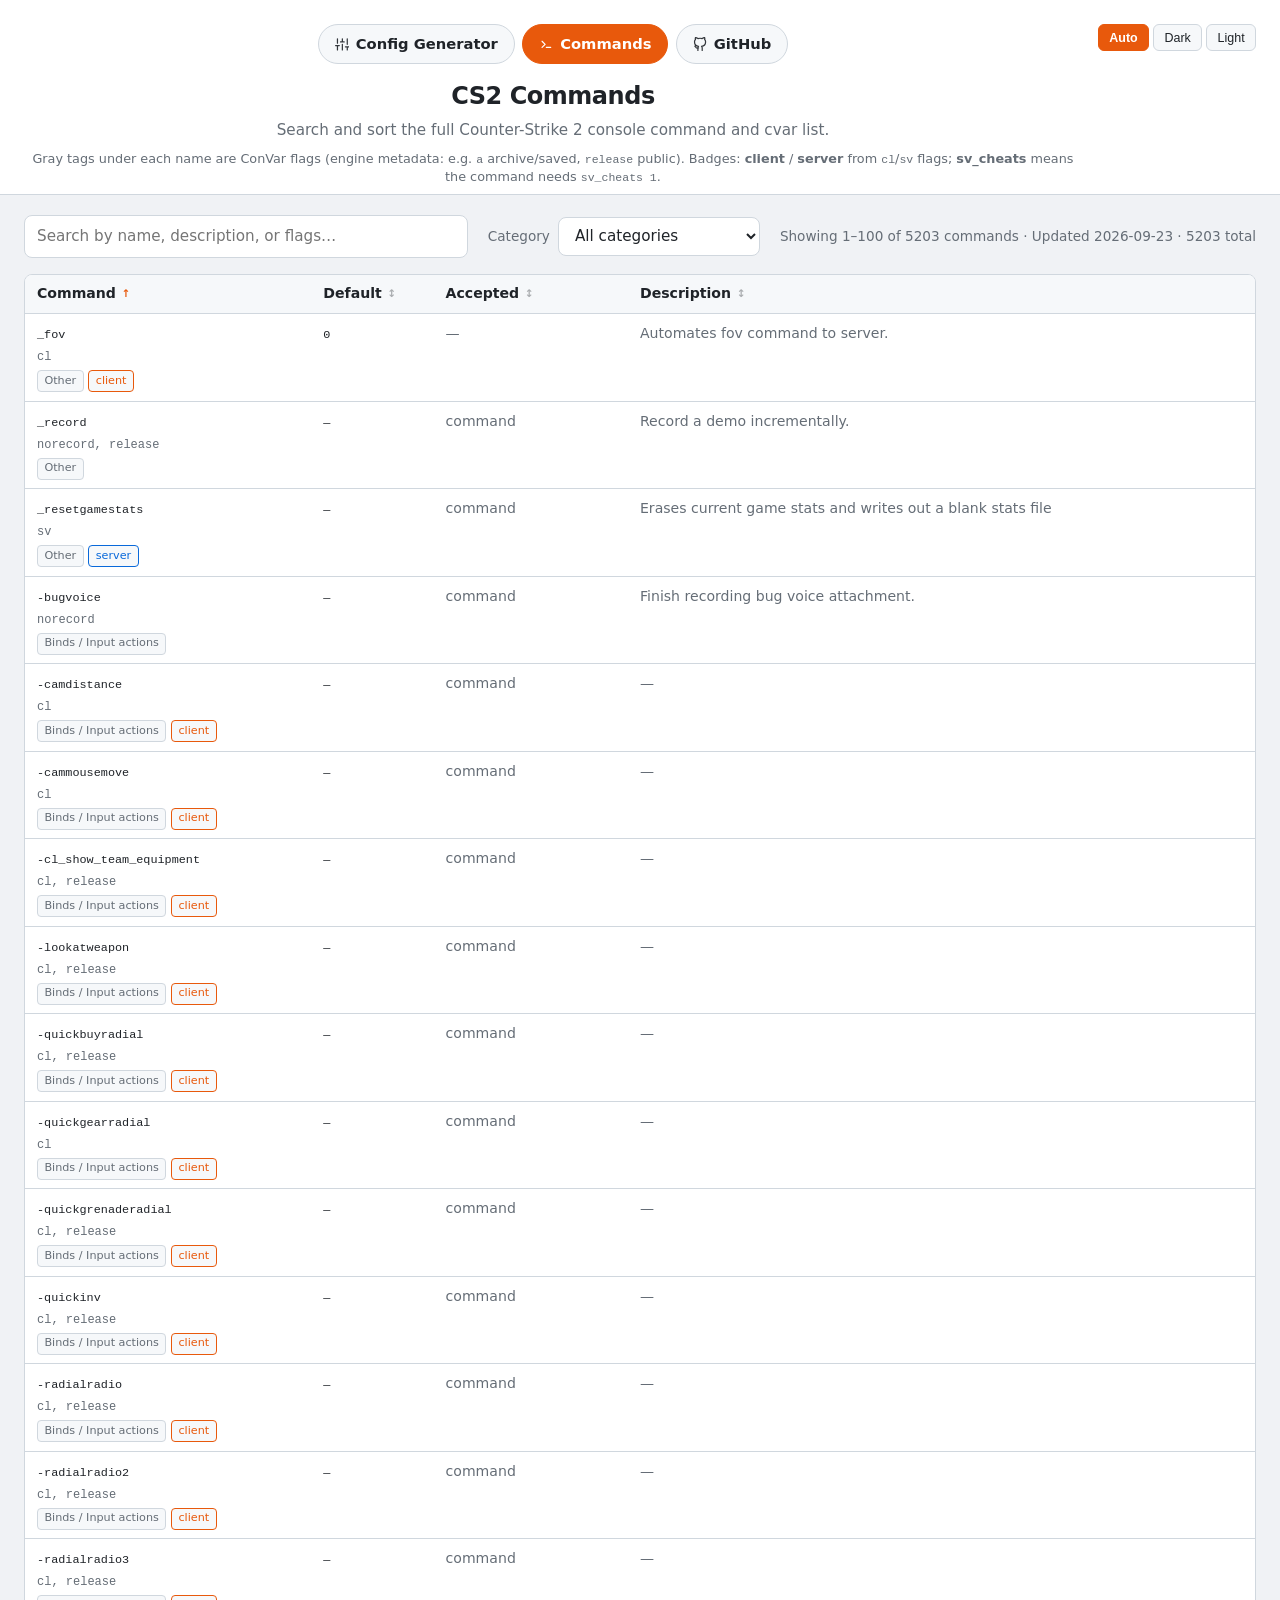
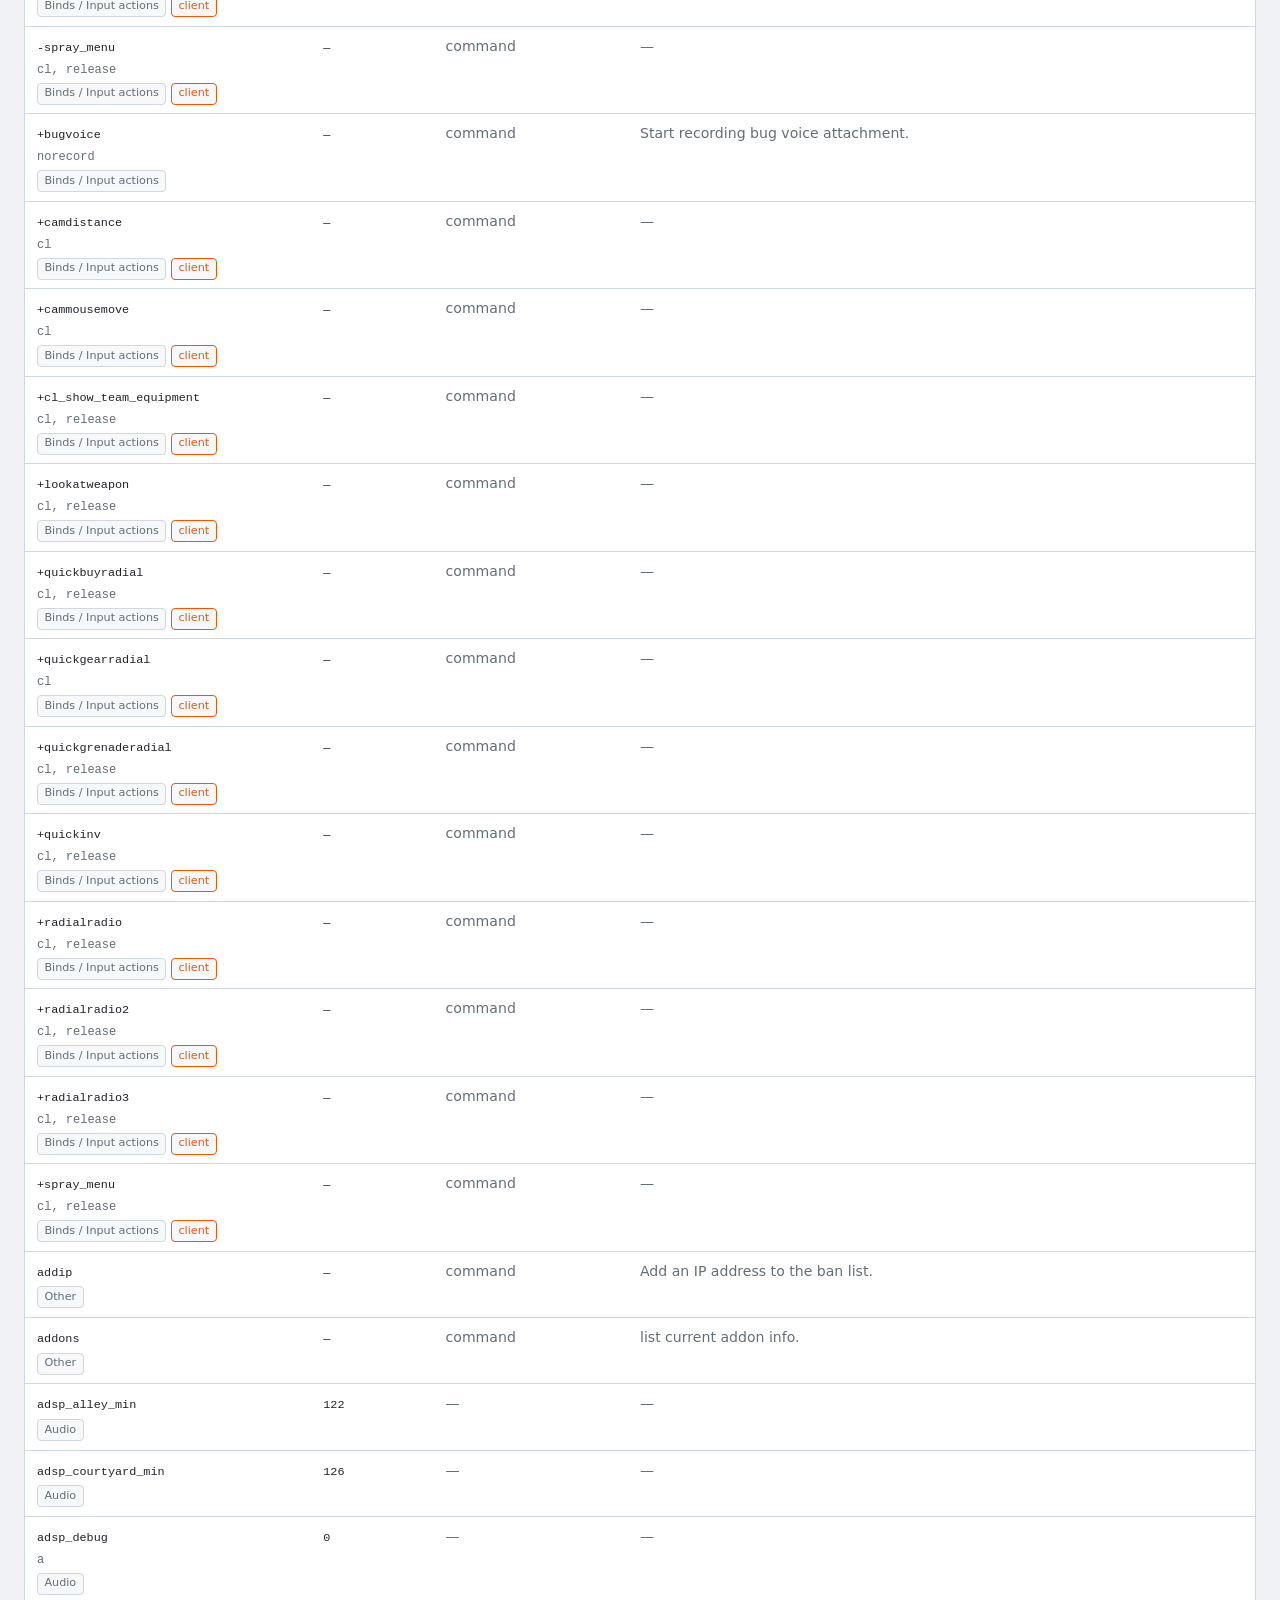
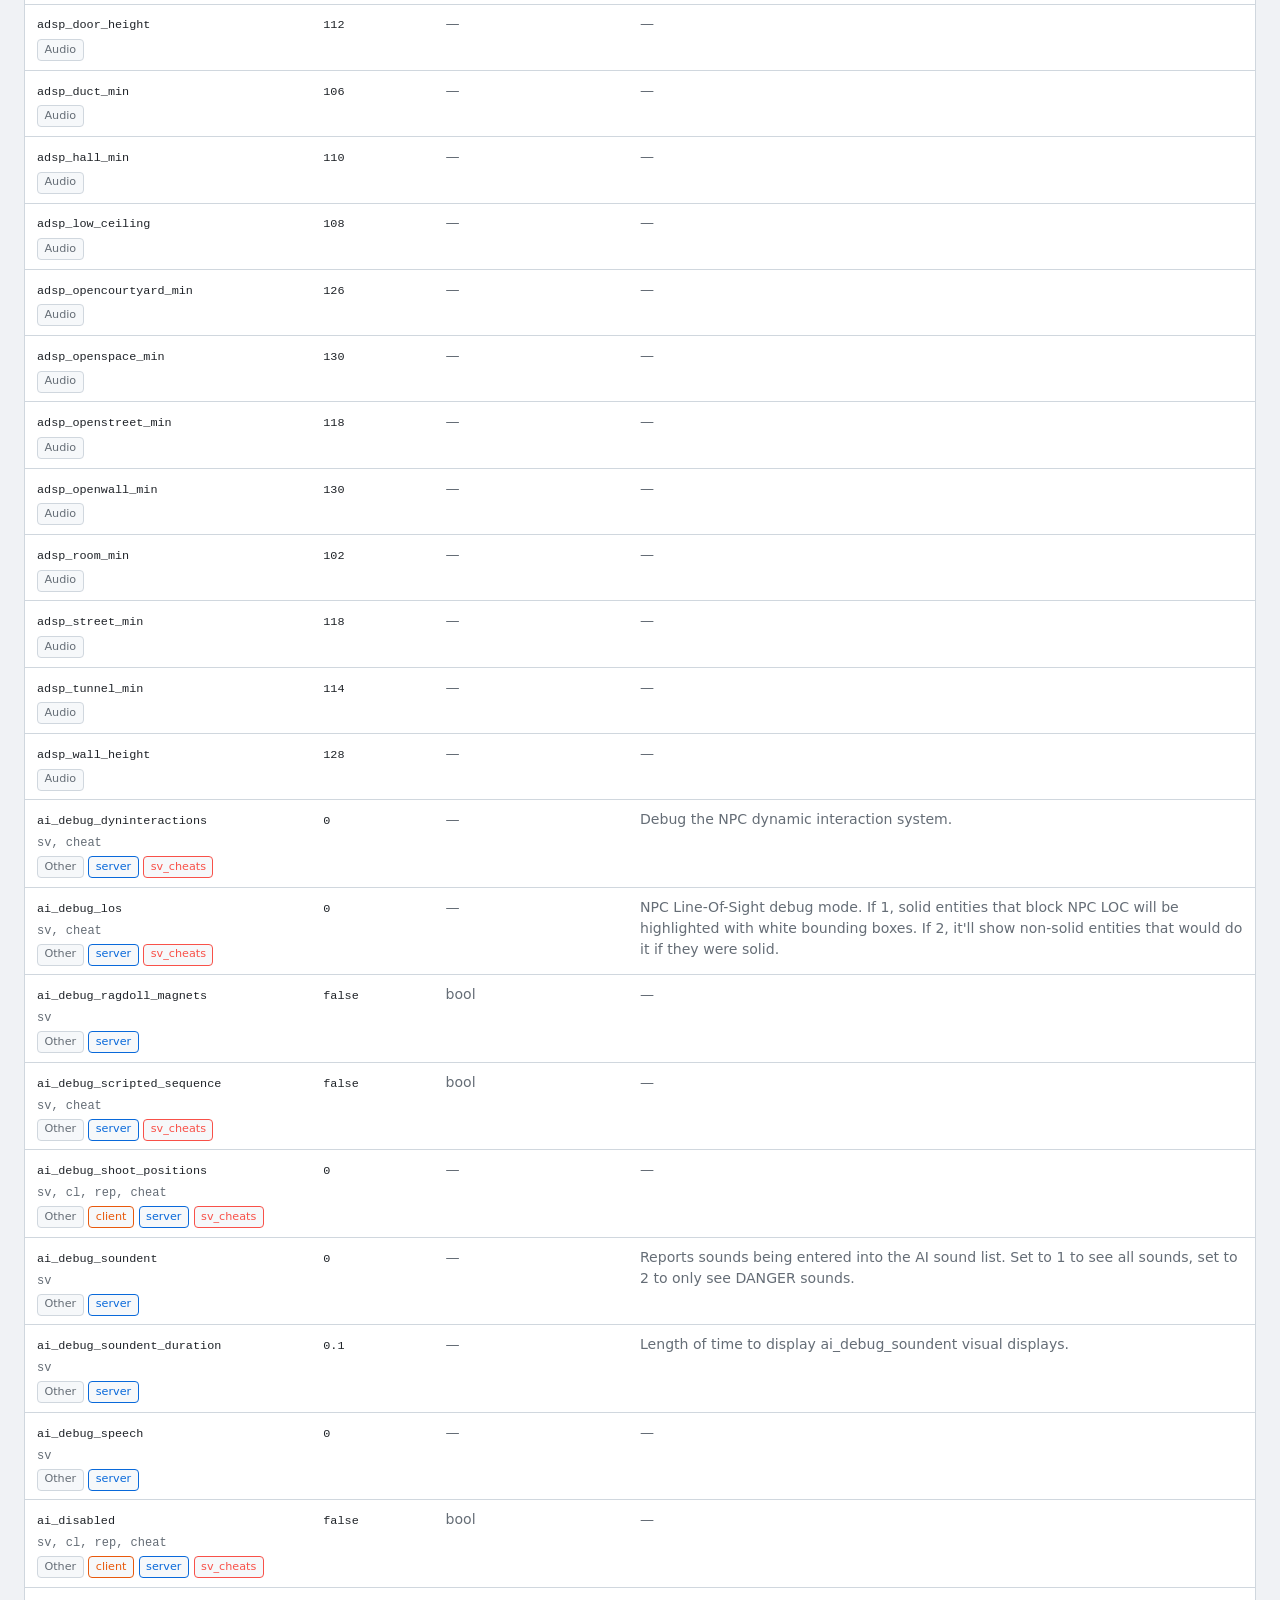
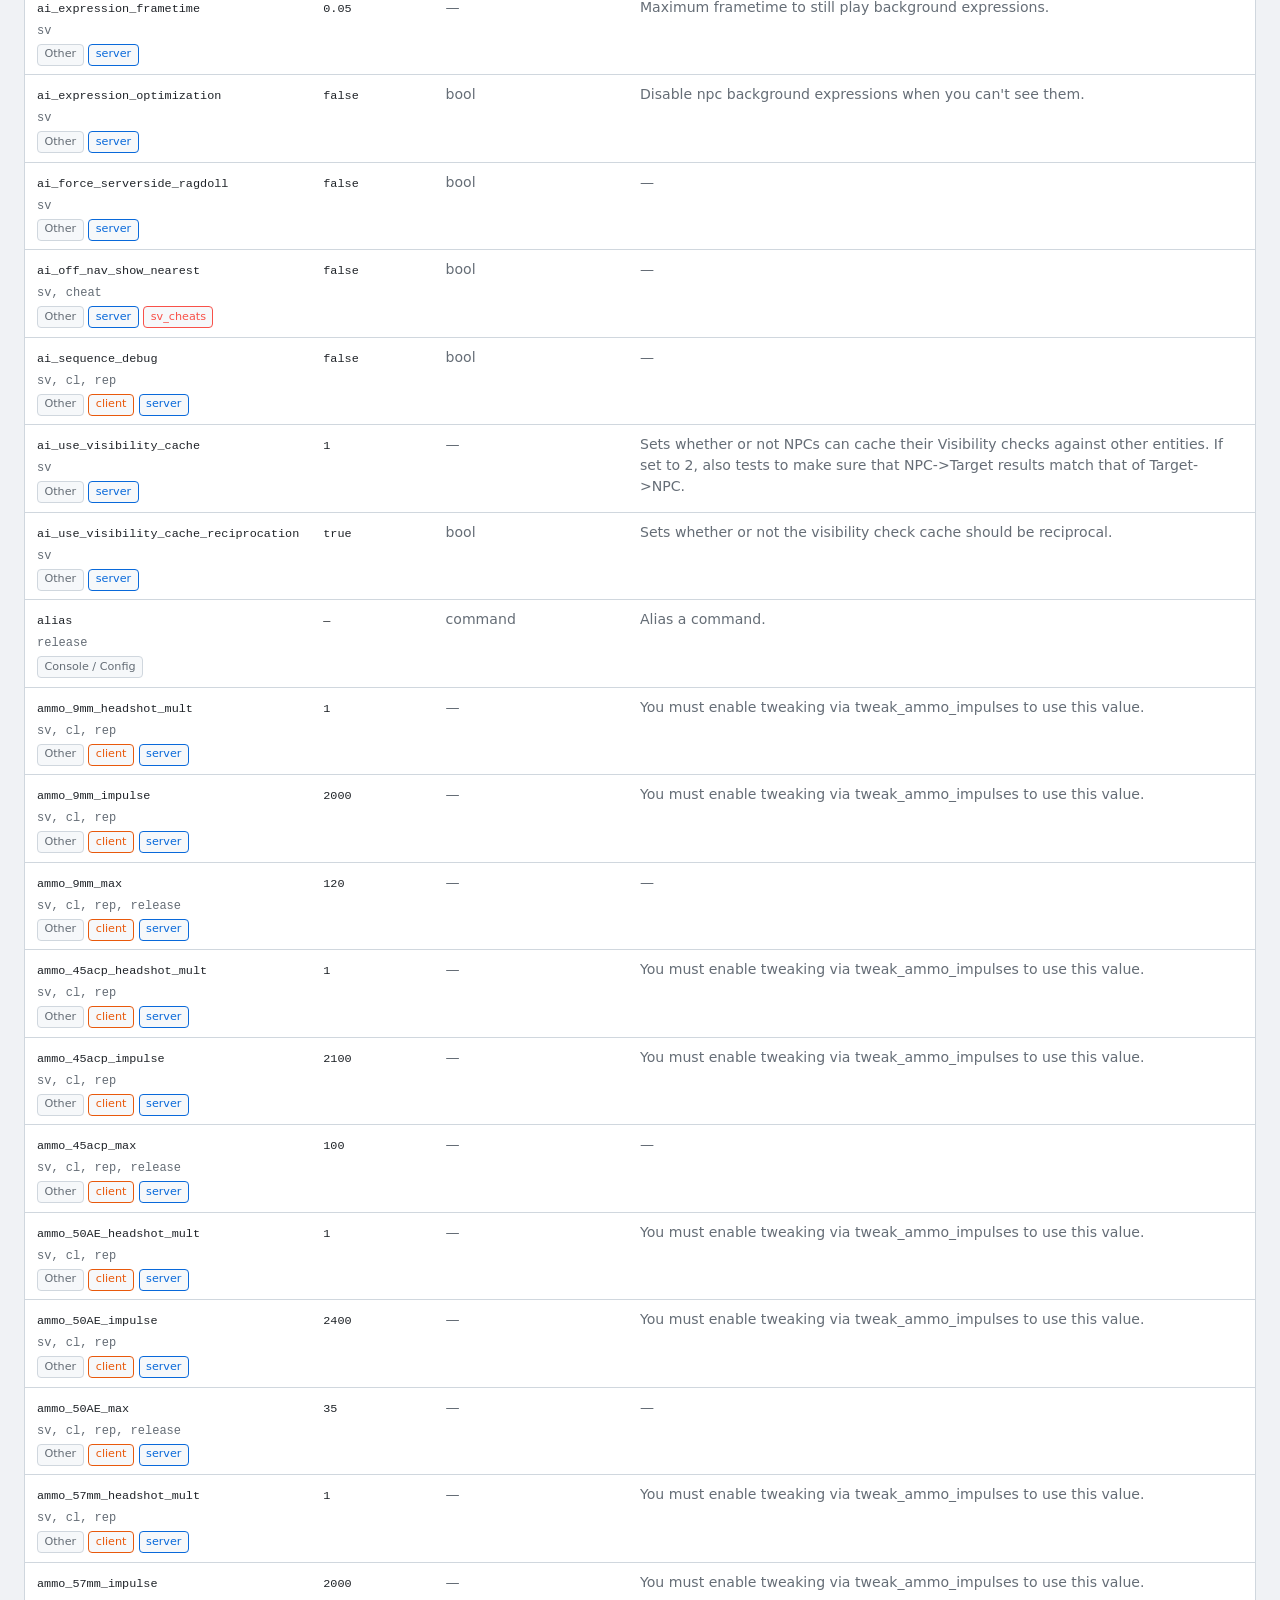
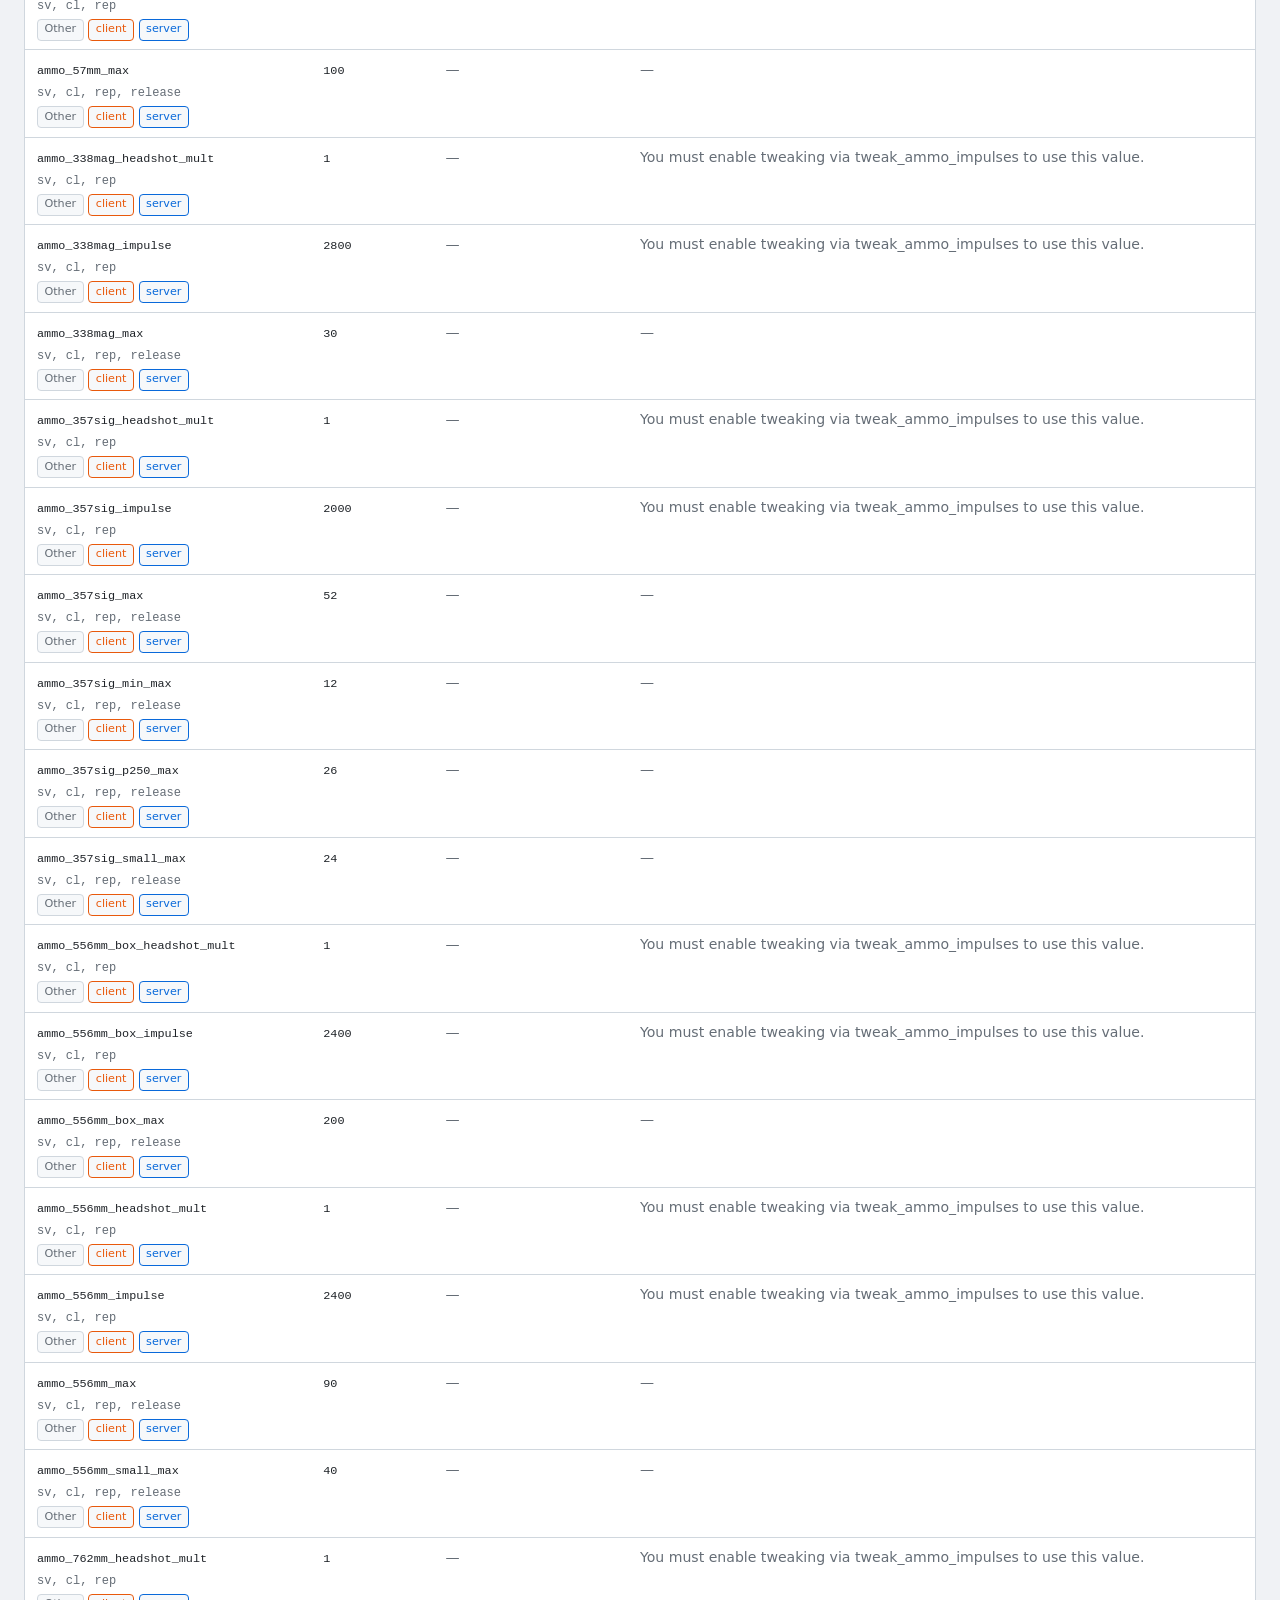
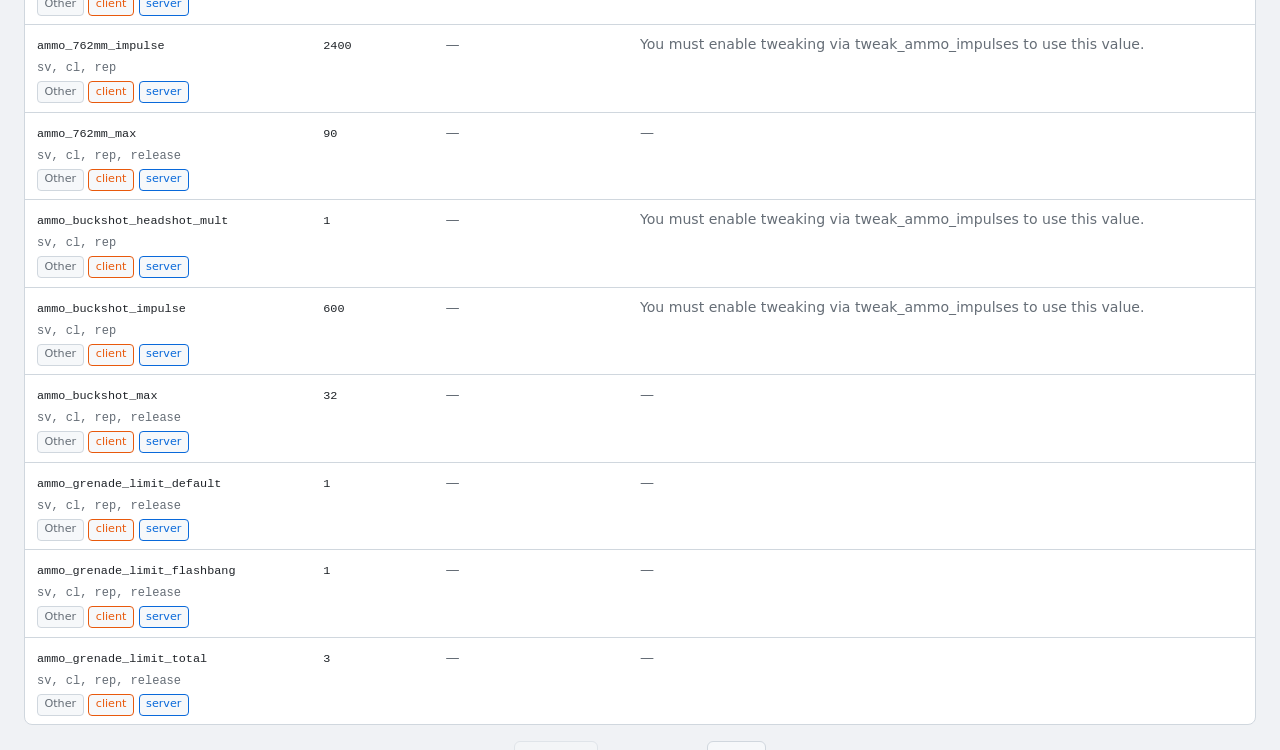
<file: commands.html>
<!DOCTYPE html>
<html lang="en">
<head>
  <meta charset="UTF-8">
  <meta name="viewport" content="width=device-width, initial-scale=1">
  <title>CS2 Commands — Config Generator</title>
  <meta name="description" content="Searchable, sortable list of Counter-Strike 2 console commands and cvars with defaults and accepted values.">
  <meta name="theme-color" content="#0d1117">
  <link rel="icon" href="data:image/svg+xml,%3Csvg xmlns='http://www.w3.org/2000/svg' viewBox='0 0 32 32'%3E%3Crect width='32' height='32' fill='%230d1117'/%3E%3Crect x='14' y='4' width='4' height='24' fill='%23f97316'/%3E%3Crect x='4' y='14' width='24' height='4' fill='%23f97316'/%3E%3C/svg%3E">
  <link rel="stylesheet" href="css/style.css">
  <script>
    (function () {
      try {
        const keys = ['cs2-config-state', 'cs2-crosshair-state'];
        for (const key of keys) {
          const raw = localStorage.getItem(key);
          if (!raw) continue;
          const parsed = JSON.parse(raw);
          if (parsed.theme === 'light' || parsed.theme === 'dark') {
            document.documentElement.dataset.theme = parsed.theme;
            break;
          }
        }
      } catch {
        // ignore invalid storage
      }
    })();
  </script>
</head>
<body class="commands-page">
  <a class="skip-link" href="#commands-main">Skip to commands</a>

  <header class="site-header">
    <div class="site-header-inner">
      <div class="site-header-text">
        <nav class="site-nav" aria-label="Site">
          <a href="index.html" data-icon="generator">Config Generator</a>
          <a href="commands.html" data-icon="commands" aria-current="page">Commands</a>
          <a href="https://github.com/Darknetzz/cs2-config-generator" data-icon="github" target="_blank" rel="noopener noreferrer">GitHub</a>
        </nav>
        <h1>CS2 Commands</h1>
        <p class="subtitle">Search and sort the full Counter-Strike 2 console command and cvar list.</p>
        <p class="commands-legend">Gray tags under each name are ConVar flags (engine metadata: e.g. <code>a</code> archive/saved, <code>release</code> public). Badges: <strong>client</strong> / <strong>server</strong> from <code>cl</code>/<code>sv</code> flags; <strong>sv_cheats</strong> means the command needs <code>sv_cheats 1</code>.</p>
      </div>
      <div id="theme-toggle" class="theme-toggle" role="group" aria-label="Color theme">
        <button type="button" class="theme-btn" data-theme="system" aria-pressed="true">Auto</button>
        <button type="button" class="theme-btn" data-theme="dark" aria-pressed="false">Dark</button>
        <button type="button" class="theme-btn" data-theme="light" aria-pressed="false">Light</button>
      </div>
    </div>
  </header>

  <main id="commands-main" class="commands-browser">
    <div class="commands-toolbar">
      <label class="commands-search-label" for="commands-search">
        <span class="sr-only">Search commands</span>
        <input
          type="search"
          id="commands-search"
          class="commands-search"
          placeholder="Search by name, description, or flags…"
          autocomplete="off"
          spellcheck="false"
          aria-label="Search commands"
        >
      </label>
      <label class="commands-category-label" for="commands-category">
        <span class="commands-filter-label">Category</span>
        <select id="commands-category" class="commands-category" aria-label="Filter by category">
          <option value="">All categories</option>
        </select>
      </label>
      <p id="commands-meta" class="commands-meta" aria-live="polite">Loading commands…</p>
    </div>

    <div id="commands-error" class="commands-error" hidden role="alert"></div>

    <div class="commands-table-wrap">
      <table class="commands-table" id="commands-table">
        <thead>
          <tr>
            <th scope="col" aria-sort="ascending">
              <button type="button" class="sort-btn" data-sort="name">Command</button>
            </th>
            <th scope="col" aria-sort="none">
              <button type="button" class="sort-btn" data-sort="default">Default</button>
            </th>
            <th scope="col" aria-sort="none">
              <button type="button" class="sort-btn" data-sort="accepted">Accepted</button>
            </th>
            <th scope="col" aria-sort="none">
              <button type="button" class="sort-btn" data-sort="description">Description</button>
            </th>
          </tr>
        </thead>
        <tbody id="commands-tbody"></tbody>
      </table>
    </div>

    <div class="commands-pagination" id="commands-pagination" hidden>
      <button type="button" class="btn btn-ghost btn-compact" id="commands-prev" disabled>Previous</button>
      <span id="commands-page-label" class="commands-page-label" aria-live="polite"></span>
      <button type="button" class="btn btn-ghost btn-compact" id="commands-next" disabled>Next</button>
    </div>
  </main>

  <script src="js/icons.js"></script>
  <script src="js/commands-page.js"></script>
</body>
</html>
</file>
<file: css/style.css>
:root {
  color-scheme: dark;
  --bg: #0d1117;
  --surface: #161b22;
  --surface-raised: #1c2129;
  --border: #30363d;
  --text: #e6edf3;
  --muted: #8b949e;
  --accent: #f97316;
  --accent-hover: #fb923c;
  --accent-text: #0d1117;
  --danger: #f85149;
  --radius: 8px;
  --shadow: 0 4px 24px rgba(0, 0, 0, 0.35);
  --font: system-ui, -apple-system, 'Segoe UI', Roboto, sans-serif;
  --mono: ui-monospace, 'Cascadia Code', 'Source Code Pro', monospace;
  --tok-num: #79c0ff;
  --tok-str: #a5d6a7;
}

:root[data-theme="light"] {
  color-scheme: light;
  --bg: #f0f2f5;
  --surface: #ffffff;
  --surface-raised: #f6f8fa;
  --border: #d0d7de;
  --text: #1f2328;
  --muted: #656d76;
  --accent: #e8590c;
  --accent-hover: #d9480f;
  --accent-text: #ffffff;
  --shadow: 0 4px 16px rgba(0, 0, 0, 0.08);
  --tok-num: #0550ae;
  --tok-str: #116329;
}

@media (prefers-color-scheme: light) {
  :root:not([data-theme="dark"]):not([data-theme="light"]) {
    color-scheme: light;
    --bg: #f0f2f5;
    --surface: #ffffff;
    --surface-raised: #f6f8fa;
    --border: #d0d7de;
    --text: #1f2328;
    --muted: #656d76;
    --accent: #e8590c;
    --accent-hover: #d9480f;
    --accent-text: #ffffff;
    --shadow: 0 4px 16px rgba(0, 0, 0, 0.08);
    --tok-num: #0550ae;
    --tok-str: #116329;
  }
}

*,
*::before,
*::after {
  box-sizing: border-box;
}

body {
  margin: 0;
  min-height: 100vh;
  font-family: var(--font);
  background: var(--bg);
  color: var(--text);
  line-height: 1.5;
}

/* Win over component display rules (flex/grid) that would unhide elements */
[hidden] {
  display: none !important;
}

.skip-link {
  position: absolute;
  top: -100%;
  left: 1rem;
  z-index: 200;
  padding: 0.5rem 1rem;
  background: var(--accent);
  color: var(--accent-text);
  font-weight: 600;
  text-decoration: none;
  border-radius: 6px;
}

.skip-link:focus {
  top: 1rem;
}

.site-header {
  padding: 1.5rem 1.5rem 0.5rem;
  border-bottom: 1px solid var(--border);
  background: var(--surface);
}

.site-header-inner {
  display: flex;
  flex-wrap: wrap;
  align-items: flex-start;
  justify-content: space-between;
  gap: 1rem;
  max-width: 1680px;
  margin: 0 auto;
}

.site-header-text {
  flex: 1 1 280px;
  text-align: center;
}

.site-nav {
  display: flex;
  flex-wrap: wrap;
  justify-content: center;
  gap: 0.45rem;
  margin: 0 0 0.85rem;
}

.site-nav a {
  display: inline-flex;
  align-items: center;
  gap: 0.4rem;
  padding: 0.5rem 1rem;
  font-size: 0.92rem;
  font-weight: 600;
  color: var(--text);
  text-decoration: none;
  border: 1px solid var(--border);
  border-radius: 999px;
  background: var(--surface-raised);
  transition: background 0.15s, border-color 0.15s, color 0.15s;
}

.site-nav a:hover {
  border-color: var(--accent);
  color: var(--accent);
}

.site-nav a:focus-visible {
  outline: 2px solid var(--accent);
  outline-offset: 2px;
}

.site-nav a[aria-current="page"] {
  background: var(--accent);
  border-color: var(--accent);
  color: var(--accent-text);
}

.site-nav a[aria-current="page"] .nav-icon {
  opacity: 1;
}

.theme-toggle {
  display: flex;
  gap: 0.25rem;
  flex-shrink: 0;
  margin-left: auto;
}

.theme-btn {
  padding: 0.35rem 0.65rem;
  font-size: 0.78rem;
  border: 1px solid var(--border);
  border-radius: 6px;
  background: var(--surface-raised);
  color: var(--text);
  cursor: pointer;
  transition: background 0.15s, border-color 0.15s;
}

.theme-btn:hover {
  border-color: var(--accent);
}

.theme-btn:focus-visible,
.mode-btn:focus-visible,
.bg-btn:focus-visible,
.zoom-btn:focus-visible,
.btn:focus-visible,
.color-preset-btn:focus-visible {
  outline: 2px solid var(--accent);
  outline-offset: 2px;
}

.theme-btn.active {
  background: var(--accent);
  border-color: var(--accent);
  color: var(--accent-text);
  font-weight: 600;
}

@media (max-width: 640px) {
  .site-header-inner {
    justify-content: center;
  }

  .site-header-text {
    flex-basis: 100%;
  }

  .theme-toggle {
    margin-left: 0;
  }
}

.site-header h1 {
  margin: 0;
  font-size: 1.5rem;
  font-weight: 700;
  letter-spacing: -0.02em;
}

.subtitle {
  margin: 0.35rem 0 1rem;
  color: var(--muted);
  font-size: 0.95rem;
}

.section-tabs {
  display: flex;
  flex-wrap: wrap;
  gap: 0.4rem;
  max-width: 1680px;
  margin: 0 auto;
  padding: 0.85rem 1.5rem 0;
}

.section-tab {
  display: inline-flex;
  align-items: center;
  gap: 0.4rem;
  padding: 0.45rem 0.9rem;
  font-size: 0.85rem;
  font-weight: 500;
  border: 1px solid var(--border);
  border-radius: 999px;
  background: var(--surface);
  color: var(--text);
  cursor: pointer;
  transition: background 0.15s, border-color 0.15s, color 0.15s;
}

.nav-icon {
  flex-shrink: 0;
  width: 1em;
  height: 1em;
  opacity: 0.9;
}

.section-tab:hover {
  border-color: var(--accent);
}

.section-tab.active {
  background: var(--accent);
  border-color: var(--accent);
  color: var(--accent-text);
  font-weight: 600;
}

.layout {
  display: grid;
  grid-template-columns: minmax(360px, 560px) minmax(0, 1fr) minmax(380px, 460px);
  gap: 1.25rem;
  max-width: 1680px;
  margin: 0 auto;
  padding: 1.25rem 1.5rem 2rem;
  align-items: start;
}

@media (max-width: 1100px) {
  .layout {
    grid-template-columns: minmax(320px, 560px) minmax(0, 1fr);
  }

  .commands-panel {
    grid-column: 1 / -1;
  }
}

@media (max-width: 860px) {
  .layout {
    grid-template-columns: 1fr;
  }

  .commands-panel {
    grid-column: auto;
  }
}

/* Preview panel */
.preview-panel {
  position: sticky;
  top: 1rem;
  background: var(--surface);
  border: 1px solid var(--border);
  border-radius: var(--radius);
  padding: 1rem;
  box-shadow: var(--shadow);
}

.section-summary {
  display: flex;
  flex-direction: column;
  gap: 0.75rem;
  min-height: 12rem;
}

.section-summary-title {
  margin: 0;
  font-size: 1.05rem;
  font-weight: 600;
}

.section-summary-meta {
  margin: 0;
  font-size: 0.85rem;
}

.section-summary-list {
  list-style: none;
  margin: 0;
  padding: 0;
  display: flex;
  flex-direction: column;
  gap: 0.5rem;
}

.section-summary-list li {
  display: flex;
  flex-direction: column;
  gap: 0.2rem;
  padding: 0.65rem 0.75rem;
  background: var(--surface-raised);
  border: 1px solid var(--border);
  border-radius: 6px;
}

.section-summary-key {
  font-size: 0.85rem;
  font-weight: 500;
}

.section-summary-list code {
  font-family: var(--mono);
  font-size: 0.78rem;
  color: var(--muted);
  word-break: break-all;
}

@media (max-width: 860px) {
  .preview-panel,
  .commands-panel {
    position: static;
  }
}

.preview-toolbar-details {
  margin-bottom: 0.75rem;
}

.preview-toolbar-summary {
  display: none;
  font-size: 0.8rem;
  font-weight: 600;
  color: var(--muted);
  cursor: pointer;
  user-select: none;
  list-style: none;
  margin-bottom: 0.5rem;
}

.preview-toolbar-summary::-webkit-details-marker {
  display: none;
}

@media (max-width: 860px) {
  .preview-toolbar-summary {
    display: block;
  }

  .preview-toolbar-details:not([open]) .preview-toolbar {
    display: none;
  }
}

.preview-toolbar {
  display: flex;
  flex-wrap: wrap;
  align-items: center;
  gap: 0.75rem;
}

.toolbar-label {
  font-size: 0.75rem;
  font-weight: 600;
  text-transform: uppercase;
  letter-spacing: 0.04em;
  color: var(--muted);
}

.bg-toggle-root {
  display: flex;
  flex-direction: column;
  gap: 0.45rem;
  flex: 1 1 100%;
  min-width: 0;
}

.bg-group {
  display: flex;
  flex-wrap: wrap;
  align-items: center;
  gap: 0.35rem;
}

.bg-group-label {
  font-size: 0.7rem;
  font-weight: 600;
  text-transform: uppercase;
  letter-spacing: 0.04em;
  color: var(--muted);
  min-width: 2.75rem;
}

.bg-toggle {
  display: flex;
  flex-wrap: wrap;
  gap: 0.25rem;
  flex: 1;
  min-width: 0;
}

.bg-group:last-child .bg-toggle {
  flex-wrap: nowrap;
  overflow-x: auto;
  scrollbar-width: thin;
  padding-bottom: 0.15rem;
}

.bg-btn {
  padding: 0.3rem 0.65rem;
  font-size: 0.8rem;
  border: 1px solid var(--border);
  border-radius: 6px;
  background: var(--surface-raised);
  color: var(--text);
  cursor: pointer;
  transition: background 0.15s, border-color 0.15s;
  white-space: nowrap;
}

.bg-btn-map {
  display: inline-flex;
  align-items: center;
  gap: 0.35rem;
  padding: 0.25rem 0.5rem;
  font-size: 0.75rem;
  flex-shrink: 0;
}

.bg-btn-thumb {
  display: inline-block;
  width: 1.5rem;
  height: 1rem;
  border-radius: 3px;
  background-size: cover;
  background-position: center;
  border: 1px solid rgba(0, 0, 0, 0.2);
  flex-shrink: 0;
}

.bg-btn-map.active .bg-btn-thumb {
  border-color: rgba(0, 0, 0, 0.35);
}

.bg-btn:hover {
  border-color: var(--accent);
}

.bg-btn.active {
  background: var(--accent);
  border-color: var(--accent);
  color: var(--accent-text);
  font-weight: 600;
}

.color-preview {
  display: flex;
  align-items: center;
  gap: 0.4rem;
  margin-left: auto;
}

.preview-zoom {
  display: flex;
  align-items: center;
  gap: 0.35rem;
  flex-shrink: 0;
}

.preview-mode {
  display: flex;
  align-items: center;
  gap: 0.4rem;
  flex-shrink: 0;
}

.mode-toggle {
  display: flex;
  flex-wrap: wrap;
  gap: 0.25rem;
}

.mode-btn {
  padding: 0.3rem 0.65rem;
  font-size: 0.8rem;
  border: 1px solid var(--border);
  border-radius: 6px;
  background: var(--surface-raised);
  color: var(--text);
  cursor: pointer;
  transition: background 0.15s, border-color 0.15s;
  white-space: nowrap;
}

.mode-btn:hover {
  border-color: var(--accent);
}

.mode-btn.active {
  background: var(--accent);
  border-color: var(--accent);
  color: var(--accent-text);
  font-weight: 600;
}

.mode-btn-disabled,
.mode-btn:disabled {
  opacity: 0.45;
  cursor: not-allowed;
}

.mode-btn:disabled:hover {
  border-color: var(--border);
}

.zoom-btn {
  width: 1.75rem;
  height: 1.75rem;
  padding: 0;
  font-size: 1rem;
  line-height: 1;
  border: 1px solid var(--border);
  border-radius: 6px;
  background: var(--surface-raised);
  color: var(--text);
  cursor: pointer;
  transition: border-color 0.15s;
}

.zoom-btn:hover:not(:disabled) {
  border-color: var(--accent);
}

.zoom-btn:disabled {
  opacity: 0.4;
  cursor: not-allowed;
}

.zoom-label {
  min-width: 2.75rem;
  font-size: 0.8rem;
  font-weight: 600;
  text-align: center;
  color: var(--text);
  font-variant-numeric: tabular-nums;
}

.color-swatch {
  display: inline-block;
  width: 1.5rem;
  height: 1.5rem;
  border-radius: 4px;
  border: 1px solid var(--border);
  background: #0f0;
}

.crosshair-toolbar-extras {
  display: flex;
  flex-wrap: wrap;
  align-items: center;
  gap: 0.75rem;
  flex: 1 1 auto;
  min-width: 0;
}

.crosshair-toolbar-extras .color-preview {
  margin-left: auto;
}

.canvas-wrap {
  display: flex;
  justify-content: center;
  align-items: center;
  border-radius: var(--radius);
  overflow: auto;
  border: 1px solid var(--border);
  scrollbar-width: thin;
}

.canvas-wrap-expandable {
  cursor: zoom-in;
}

.canvas-wrap-expandable:focus-visible {
  outline: 2px solid var(--accent);
  outline-offset: 2px;
}

#preview-canvas,
#viewmodel-canvas,
#radar-canvas {
  display: block;
  max-width: none;
}

#preview-canvas {
  image-rendering: pixelated;
}

#viewmodel-canvas,
#radar-canvas,
#preview-modal-canvas {
  image-rendering: auto;
}

.preview-modal {
  padding: 0;
  border: 1px solid var(--border);
  border-radius: var(--radius);
  background: var(--surface);
  color: var(--text);
  box-shadow: var(--shadow);
  max-width: min(96vw, 1680px);
  max-height: 94vh;
  width: max-content;
}

.preview-modal::backdrop {
  background: rgba(0, 0, 0, 0.72);
}

.preview-modal-inner {
  display: flex;
  flex-direction: column;
  max-height: 94vh;
}

.preview-modal-header {
  display: flex;
  align-items: center;
  justify-content: space-between;
  gap: 1rem;
  padding: 0.75rem 1rem;
  border-bottom: 1px solid var(--border);
  flex-shrink: 0;
}

.preview-modal-header h2 {
  margin: 0;
  font-size: 0.95rem;
  font-weight: 600;
}

.preview-modal-close {
  display: inline-flex;
  align-items: center;
  justify-content: center;
  width: 2rem;
  height: 2rem;
  padding: 0;
  border: 1px solid var(--border);
  border-radius: 6px;
  background: var(--surface-raised);
  color: var(--text);
  font-size: 1.25rem;
  line-height: 1;
  cursor: pointer;
}

.preview-modal-close:hover {
  border-color: var(--accent);
  color: var(--accent);
}

.preview-modal-close:focus-visible {
  outline: 2px solid var(--accent);
  outline-offset: 2px;
}

.preview-modal-body {
  display: flex;
  align-items: center;
  justify-content: center;
  padding: 0.75rem;
  overflow: auto;
  min-width: 0;
}

#preview-modal-canvas {
  display: block;
  border-radius: 6px;
  border: 1px solid var(--border);
}

.radar-preview {
  display: flex;
  flex-direction: column;
  gap: 0.65rem;
}

.radar-preview-toggles {
  display: flex;
  flex-wrap: wrap;
  align-items: center;
  gap: 0.75rem 1.25rem;
}

.radar-preview-toggle {
  display: flex;
  align-items: center;
  gap: 0.4rem;
  flex-shrink: 0;
}

.radar-canvas-wrap {
  position: relative;
  aspect-ratio: 16 / 9;
  overflow: hidden;
}

.radar-canvas-wrap #radar-canvas {
  width: 100%;
  height: 100%;
}

.hud-preview {
  display: flex;
  flex-direction: column;
  gap: 0.65rem;
}

.hud-preview-toggles {
  display: flex;
  flex-wrap: wrap;
  align-items: center;
  gap: 0.75rem 1.25rem;
}

.hud-preview-toggle {
  display: flex;
  align-items: center;
  gap: 0.4rem;
  flex-shrink: 0;
}

.hud-canvas-wrap {
  position: relative;
  aspect-ratio: 16 / 9;
  overflow: hidden;
}

.hud-canvas-wrap #hud-canvas {
  width: 100%;
  height: 100%;
}

.viewmodel-preview {
  display: flex;
  flex-direction: column;
  gap: 0.65rem;
}

.viewmodel-weapon-toggle {
  display: flex;
  align-items: center;
  gap: 0.4rem;
  flex-shrink: 0;
}

.viewmodel-canvas-wrap {
  position: relative;
  aspect-ratio: 1920 / 804;
  /* Avoid scrollbar ↔ ResizeObserver feedback (borders shrink the content box). */
  overflow: hidden;
}

.viewmodel-canvas-wrap #viewmodel-canvas {
  width: 100%;
  height: 100%;
}

.viewmodel-aim {
  position: absolute;
  inset: 50% auto auto 50%;
  width: 14px;
  height: 14px;
  margin: -7px 0 0 -7px;
  pointer-events: none;
  opacity: 0.45;
  background:
    linear-gradient(#fff, #fff) center/100% 1px no-repeat,
    linear-gradient(#fff, #fff) center/1px 100% no-repeat;
}

.viewmodel-hud {
  position: absolute;
  top: 0.65rem;
  left: 0.75rem;
  margin: 0;
  padding: 0;
  border: 0;
  background: transparent;
  color: rgba(255, 255, 255, 0.72);
  font: 600 0.72rem/1.35 var(--font);
  letter-spacing: 0.01em;
  text-shadow: 0 1px 2px rgba(0, 0, 0, 0.65);
  pointer-events: none;
  white-space: pre;
}

.viewmodel-loading {
  position: absolute;
  inset: 0;
  display: grid;
  place-items: center;
  background: rgba(13, 17, 23, 0.55);
  color: var(--text);
  font-size: 0.9rem;
  font-weight: 600;
  pointer-events: none;
}

.viewmodel-loading[hidden] {
  display: none !important;
}

.preview-note {
  margin: 0.75rem 0 0;
  font-size: 0.8rem;
  color: var(--muted);
  line-height: 1.4;
}

.preview-note.muted {
  margin-top: 0.35rem;
}

/* Presets */
.presets-panel {
  background: var(--surface);
  border: 1px solid var(--border);
  border-radius: var(--radius);
  padding: 0.85rem 1rem;
}

.preview-panel .presets-panel {
  margin-top: 1rem;
  padding: 1rem 0 0;
  background: transparent;
  border: none;
  border-top: 1px solid var(--border);
  border-radius: 0;
}

.presets-heading {
  margin: 0 0 0.65rem;
  font-size: 0.95rem;
  font-weight: 600;
}

.presets-section + .presets-section {
  margin-top: 1rem;
  padding-top: 1rem;
  border-top: 1px solid var(--border);
}

.presets-section-header {
  display: flex;
  align-items: center;
  justify-content: space-between;
  gap: 0.5rem;
  margin-bottom: 0.65rem;
}

.presets-section-header .presets-heading {
  margin: 0;
}

.presets-actions {
  display: flex;
  flex-wrap: wrap;
  gap: 0.35rem;
}

.save-preset-form {
  display: flex;
  flex-wrap: wrap;
  align-items: center;
  gap: 0.4rem;
  margin-bottom: 0.65rem;
}

.save-preset-input {
  flex: 1 1 8rem;
  min-width: 0;
  padding: 0.4rem 0.55rem;
  font: inherit;
  font-size: 0.85rem;
  border: 1px solid var(--border);
  border-radius: 6px;
  background: var(--surface-raised);
  color: var(--text);
}

.save-preset-input:focus {
  outline: 2px solid var(--accent);
  outline-offset: 1px;
}

.custom-presets-empty {
  margin: 0;
  font-size: 0.8rem;
}

.custom-presets-empty[hidden],
.custom-presets-section .presets-grid[hidden] {
  display: none;
}

.preset-card {
  position: relative;
  min-width: 0;
}

.preset-card .preset-btn {
  width: 100%;
  padding-right: 1.5rem;
}

.preset-delete-btn {
  position: absolute;
  top: 0.2rem;
  right: 0.2rem;
  width: 1.75rem;
  height: 1.75rem;
  padding: 0;
  font-size: 0.95rem;
  line-height: 1;
  border: none;
  border-radius: 4px;
  background: transparent;
  color: var(--muted);
  cursor: pointer;
  opacity: 0;
  transition: opacity 0.15s, color 0.15s, background 0.15s;
}

@media (hover: none) {
  .preset-delete-btn {
    opacity: 0.7;
  }
}

.preset-card:hover .preset-delete-btn,
.preset-card:focus-within .preset-delete-btn {
  opacity: 1;
}

.preset-delete-btn:hover {
  color: var(--text);
  background: var(--surface-raised);
}

.btn-compact {
  padding: 0.3rem 0.65rem;
  font-size: 0.8rem;
}

.presets-grid {
  display: grid;
  grid-template-columns: repeat(auto-fill, minmax(5.5rem, 1fr));
  gap: 0.45rem;
}

.preset-btn {
  display: flex;
  flex-direction: column;
  align-items: stretch;
  gap: 0.25rem;
  padding: 0.4rem;
  font: inherit;
  border: 1px solid var(--border);
  border-radius: 6px;
  background: var(--surface-raised);
  color: var(--text);
  cursor: pointer;
  text-align: left;
  transition: border-color 0.15s, background 0.15s;
}

.preset-btn:hover {
  border-color: var(--accent);
}

.preset-btn.active {
  border-color: var(--accent);
  background: color-mix(in srgb, var(--accent) 12%, var(--surface-raised));
  box-shadow: inset 0 0 0 1px var(--accent);
}

.preset-preview {
  display: block;
  width: 100%;
  aspect-ratio: 1;
  border-radius: 4px;
  overflow: hidden;
  background: #2a2825;
  border: 1px solid var(--border);
}

.preset-mini-canvas {
  display: block;
  width: 100%;
  height: 100%;
  image-rendering: pixelated;
}

.preset-btn:focus-visible {
  outline: 2px solid var(--accent);
  outline-offset: 2px;
}

.preset-name {
  font-size: 0.8rem;
  font-weight: 600;
  line-height: 1.2;
  padding: 0 0.1rem;
}

.preset-team {
  font-size: 0.65rem;
  color: var(--muted);
  line-height: 1.2;
  padding: 0 0.1rem;
}

/* Controls panel */
.controls-panel {
  display: flex;
  flex-direction: column;
  gap: 1rem;
  min-width: 0;
}

.settings-container {
  display: flex;
  flex-direction: column;
  gap: 1rem;
}

.section-settings {
  display: flex;
  flex-direction: column;
  gap: 0.75rem;
}

.settings-group {
  background: var(--surface);
  border: 1px solid var(--border);
  border-radius: var(--radius);
  overflow: hidden;
}

.settings-group summary {
  padding: 0.75rem 1rem;
  font-weight: 600;
  font-size: 0.9rem;
  cursor: pointer;
  user-select: none;
  list-style: none;
  display: flex;
  align-items: center;
  gap: 0.5rem;
}

.settings-group summary .summary-label {
  flex: 1;
  min-width: 0;
}

.summary-toggle {
  flex-shrink: 0;
  margin-left: auto;
}

.settings-group summary::-webkit-details-marker {
  display: none;
}

.settings-group summary::before {
  content: '▸';
  font-size: 0.75rem;
  color: var(--muted);
  transition: transform 0.15s;
}

.settings-group[open] summary::before {
  transform: rotate(90deg);
}

.settings-group-body {
  padding: 0 1rem 0.75rem;
  display: flex;
  flex-direction: column;
  gap: 0.75rem;
  border-top: 1px solid var(--border);
}

.setting-row {
  display: grid;
  grid-template-columns: 1fr auto;
  gap: 0.75rem;
  align-items: center;
  padding-top: 0.75rem;
}

.setting-row[hidden] {
  display: none !important;
}

.setting-row.disabled {
  opacity: 0.45;
}

.setting-row.disabled input:not(.setting-reset-btn),
.setting-row.disabled select {
  pointer-events: none;
}

.setting-control-wrap {
  display: flex;
  align-items: center;
  gap: 0.35rem;
}

/* Binds catalog */
.binds-intro {
  margin: 0 0 0.85rem;
  font-size: 0.85rem;
  line-height: 1.45;
}

.bind-row {
  display: flex;
  flex-direction: column;
  gap: 0.5rem;
  padding: 0.85rem 0 0.15rem;
  border-top: 1px solid var(--border);
}

.bind-row:first-child {
  border-top: none;
  padding-top: 0.35rem;
}

.bind-row-header {
  display: grid;
  grid-template-columns: auto minmax(0, 1fr) auto;
  gap: 0.75rem;
  align-items: start;
}

.bind-row-text {
  min-width: 0;
}

.bind-row-title {
  display: inline-flex;
  flex-wrap: wrap;
  align-items: center;
  gap: 0.35rem;
  font-size: 0.92rem;
  font-weight: 600;
  cursor: pointer;
}

.bind-cheat-badge {
  font-size: 0.68rem;
  font-weight: 600;
  letter-spacing: 0.02em;
  text-transform: uppercase;
  padding: 0.12rem 0.4rem;
  border-radius: 4px;
  border: 1px solid var(--border);
  background: var(--surface-raised);
  color: var(--muted);
}

.bind-row-controls {
  display: flex;
  align-items: center;
  gap: 0.4rem;
  flex-shrink: 0;
}

.bind-key-label {
  font-size: 0.75rem;
  color: var(--muted);
}

.bind-key-input {
  width: 6.5rem;
  padding: 0.35rem 0.5rem;
  font-family: var(--mono);
  font-size: 0.82rem;
  border: 1px solid var(--border);
  border-radius: 6px;
  background: var(--surface-raised);
  color: var(--text);
}

.bind-key-input:disabled {
  opacity: 0.55;
}

.bind-key-input.is-invalid,
.bind-row-invalid .bind-key-input {
  border-color: #dc2626;
}

.bind-package-note {
  font-size: 0.8rem;
  white-space: nowrap;
}

.bind-items {
  display: flex;
  flex-direction: column;
  gap: 0.65rem;
  padding: 0.55rem 0.65rem;
  background: var(--surface-raised);
  border: 1px solid var(--border);
  border-radius: 6px;
}

.bind-items.is-empty {
  border-color: #dc2626;
}

.bind-items-group {
  display: flex;
  flex-direction: column;
  gap: 0.35rem;
}

.bind-items-group-label {
  font-size: 0.72rem;
  font-weight: 600;
  letter-spacing: 0.03em;
  text-transform: uppercase;
  color: var(--muted);
}

.bind-items-grid {
  display: flex;
  flex-wrap: wrap;
  gap: 0.35rem;
}

.bind-item-chip {
  display: inline-flex;
  align-items: center;
  gap: 0.35rem;
  padding: 0.28rem 0.55rem;
  font-size: 0.78rem;
  border: 1px solid var(--border);
  border-radius: 6px;
  background: var(--surface);
  color: var(--text);
  cursor: pointer;
  user-select: none;
}

.bind-item-chip:has(.bind-item-check:checked) {
  border-color: var(--accent);
  background: color-mix(in srgb, var(--accent) 12%, var(--surface));
}

.bind-item-chip:has(.bind-item-check:disabled) {
  opacity: 0.55;
  cursor: not-allowed;
}

.bind-item-check {
  margin: 0;
  accent-color: var(--accent);
}

.bind-items-hint {
  display: none;
  margin: 0;
  font-size: 0.75rem;
}

.bind-items.is-empty .bind-items-hint {
  display: block;
}

.bind-preview {
  margin: 0;
  padding: 0.55rem 0.65rem;
  font-family: var(--mono);
  font-size: 0.72rem;
  line-height: 1.45;
  color: var(--muted);
  background: var(--surface-raised);
  border: 1px solid var(--border);
  border-radius: 6px;
  white-space: pre-wrap;
  word-break: break-word;
  overflow-x: auto;
}

.bind-key-picker-btn {
  display: inline-flex;
  align-items: center;
  justify-content: center;
}

.bind-key-picker-btn svg {
  width: 0.95rem;
  height: 0.95rem;
  fill: none;
  stroke: currentColor;
  stroke-width: 1.75;
  stroke-linecap: round;
  stroke-linejoin: round;
}

.bind-key-picker {
  padding: 0;
  border: 1px solid var(--border);
  border-radius: var(--radius);
  background: var(--surface);
  color: var(--text);
  box-shadow: var(--shadow);
  width: min(36rem, calc(100vw - 1.5rem));
  max-height: min(85vh, 40rem);
}

.bind-key-picker::backdrop {
  background: rgba(0, 0, 0, 0.55);
}

.bind-key-picker-inner {
  display: flex;
  flex-direction: column;
  max-height: min(85vh, 40rem);
}

.bind-key-picker-header {
  display: flex;
  align-items: flex-start;
  justify-content: space-between;
  gap: 0.75rem;
  padding: 0.85rem 1rem;
  border-bottom: 1px solid var(--border);
}

.bind-key-picker-heading h2 {
  margin: 0;
  font-size: 1.05rem;
}

.bind-key-picker-subtitle {
  margin: 0.2rem 0 0;
  font-size: 0.82rem;
}

.bind-key-picker-toolbar {
  display: flex;
  flex-direction: column;
  gap: 0.4rem;
  padding: 0.75rem 1rem 0.35rem;
}

.bind-key-picker-listen {
  width: 100%;
  justify-content: center;
}

.bind-key-picker-listen.is-listening {
  background: color-mix(in srgb, var(--accent) 22%, var(--surface-raised));
  border-color: var(--accent);
  color: var(--text);
  box-shadow: inset 0 0 0 1px var(--accent);
}

.bind-key-picker-hint {
  margin: 0;
  font-size: 0.78rem;
}

.bind-key-picker-groups {
  display: flex;
  flex-direction: column;
  gap: 0.85rem;
  padding: 0.5rem 1rem 1rem;
  overflow: auto;
}

.bind-key-picker-group-label {
  margin: 0 0 0.4rem;
  font-size: 0.75rem;
  font-weight: 600;
  letter-spacing: 0.03em;
  text-transform: uppercase;
  color: var(--muted);
}

.bind-key-picker-grid {
  display: flex;
  flex-wrap: wrap;
  gap: 0.35rem;
}

.bind-key-btn {
  min-width: 2.4rem;
  padding: 0.35rem 0.55rem;
  font-family: var(--mono);
  font-size: 0.78rem;
  line-height: 1.2;
  border: 1px solid var(--border);
  border-radius: 6px;
  background: var(--surface-raised);
  color: var(--text);
  cursor: pointer;
  transition: border-color 0.15s, background 0.15s, color 0.15s;
}

.bind-key-btn:hover {
  border-color: var(--accent);
}

.bind-key-btn.is-current {
  background: var(--accent);
  border-color: var(--accent);
  color: var(--accent-text);
  font-weight: 600;
}

.bind-key-btn:focus-visible {
  outline: 2px solid var(--accent);
  outline-offset: 2px;
}

@media (max-width: 520px) {
  .bind-row-header {
    grid-template-columns: auto minmax(0, 1fr);
  }

  .bind-row-controls {
    grid-column: 1 / -1;
    justify-content: flex-end;
  }
}

.setting-reset-btn {
  flex-shrink: 0;
  width: 1.65rem;
  height: 1.65rem;
  padding: 0;
  font-size: 0.95rem;
  line-height: 1;
  border: 1px solid var(--border);
  border-radius: 6px;
  background: var(--surface-raised);
  color: var(--muted);
  cursor: pointer;
  transition: color 0.15s, border-color 0.15s;
}

.setting-reset-btn:hover:not(:disabled) {
  color: var(--text);
  border-color: var(--accent);
}

.setting-reset-btn:disabled,
.setting-reset-btn.is-default {
  opacity: 0.35;
  cursor: default;
}

.setting-reset-btn:focus-visible {
  outline: 2px solid var(--accent);
  outline-offset: 2px;
}

.summary-reset-btn {
  margin-left: 0.15rem;
}

.setting-label-wrap {
  display: flex;
  flex-direction: column;
  gap: 0.15rem;
  min-width: 0;
}

.setting-label {
  font-size: 0.875rem;
  font-weight: 500;
  display: inline-flex;
  align-items: center;
  flex-wrap: wrap;
  gap: 0.35rem;
}

.preview-only-badge {
  font-size: 0.62rem;
  font-weight: 600;
  text-transform: uppercase;
  letter-spacing: 0.03em;
  padding: 0.1rem 0.35rem;
  border-radius: 4px;
  background: var(--surface-raised);
  border: 1px solid var(--border);
  color: var(--muted);
}

.setting-desc {
  font-size: 0.75rem;
  color: var(--muted);
  line-height: 1.3;
}

.setting-label-with-swatch {
  display: inline-flex;
  align-items: center;
  gap: 0.4rem;
}

.setting-label-dot {
  width: 0.65rem;
  height: 0.65rem;
  border-radius: 50%;
  border: 1px solid var(--border);
  flex-shrink: 0;
}

.color-preset-toggle {
  display: flex;
  flex-wrap: wrap;
  gap: 0.35rem;
  justify-content: flex-end;
  max-width: 280px;
}

.color-preset-btn {
  display: inline-flex;
  align-items: center;
  gap: 0.35rem;
  padding: 0.3rem 0.55rem;
  font-size: 0.78rem;
  border: 1px solid var(--border);
  border-radius: 6px;
  background: var(--surface-raised);
  color: var(--text);
  cursor: pointer;
  transition: background 0.15s, border-color 0.15s;
}

.color-preset-btn:hover {
  border-color: var(--accent);
}

.color-preset-btn.active {
  background: var(--accent);
  border-color: var(--accent);
  color: var(--accent-text);
  font-weight: 600;
}

.color-swatch-dot {
  width: 0.75rem;
  height: 0.75rem;
  border-radius: 50%;
  border: 1px solid rgba(0, 0, 0, 0.2);
  flex-shrink: 0;
}

.color-preset-btn.active .color-swatch-dot {
  border-color: rgba(0, 0, 0, 0.25);
}

/* Range controls */
.range-wrap {
  display: flex;
  align-items: center;
  gap: 0.5rem;
  min-width: 180px;
}

.range-wrap input[type='range'] {
  flex: 1;
  min-width: 80px;
  accent-color: var(--accent);
}

.number-input {
  width: 4.5rem;
  padding: 0.25rem 0.4rem;
  font-size: 0.8rem;
  font-family: var(--mono);
  border: 1px solid var(--border);
  border-radius: 4px;
  background: var(--surface-raised);
  color: var(--text);
  text-align: right;
}

.number-input:focus-visible,
select:focus-visible,
.range-wrap input[type='range']:focus-visible {
  outline: 2px solid var(--accent);
  outline-offset: 2px;
}

select {
  padding: 0.35rem 0.5rem;
  font-size: 0.8rem;
  border: 1px solid var(--border);
  border-radius: 4px;
  background: var(--surface-raised);
  color: var(--text);
  max-width: 220px;
}

/* Toggle switch */
.toggle {
  position: relative;
  display: inline-block;
  width: 44px;
  height: 24px;
  flex-shrink: 0;
}

.toggle input {
  opacity: 0;
  width: 0;
  height: 0;
}

.toggle-slider {
  position: absolute;
  inset: 0;
  background: var(--border);
  border-radius: 24px;
  cursor: pointer;
  transition: background 0.2s;
}

.toggle-slider::before {
  content: '';
  position: absolute;
  width: 18px;
  height: 18px;
  left: 3px;
  bottom: 3px;
  background: #fff;
  border-radius: 50%;
  transition: transform 0.2s;
}

.toggle input:checked + .toggle-slider {
  background: var(--accent);
}

.toggle input:checked + .toggle-slider::before {
  transform: translateX(20px);
}

.toggle input:focus-visible + .toggle-slider {
  outline: 2px solid var(--accent);
  outline-offset: 2px;
}

/* Commands panel */
.commands-panel {
  position: sticky;
  top: 1rem;
  display: flex;
  flex-direction: column;
  gap: 0.75rem;
  background: var(--surface);
  border: 1px solid var(--border);
  border-radius: var(--radius);
  padding: 1rem;
  box-shadow: var(--shadow);
  min-width: 0;
  max-height: calc(100vh - 2rem);
}

.commands-header {
  display: flex;
  flex-direction: column;
  align-items: stretch;
  gap: 0.65rem;
}

.commands-header h2 {
  margin: 0;
  font-size: 0.95rem;
  font-weight: 600;
}

.export-controls {
  display: flex;
  flex-direction: column;
  gap: 0.65rem;
}

.export-toggle {
  display: flex;
  gap: 0.25rem;
  padding: 0.2rem;
  background: var(--surface-raised);
  border: 1px solid var(--border);
  border-radius: 8px;
}

.export-toggle-btn {
  flex: 1;
  padding: 0.4rem 0.5rem;
  font-size: 0.78rem;
  font-weight: 500;
  border: none;
  border-radius: 6px;
  background: transparent;
  color: var(--text);
  cursor: pointer;
  transition: background 0.15s, color 0.15s;
}

.export-toggle-btn:hover {
  color: var(--accent);
}

.export-toggle-btn.active {
  background: var(--accent);
  color: var(--accent-text);
  font-weight: 600;
}

.action-buttons {
  display: flex;
  flex-direction: column;
  gap: 0.45rem;
}

.stock-defaults-actions {
  display: flex;
  flex-direction: column;
  gap: 0.45rem;
  padding-top: 0.35rem;
  border-top: 1px solid var(--border);
}

.stock-defaults-actions .btn,
.action-buttons .btn {
  width: 100%;
  justify-content: center;
  text-align: center;
}

.btn {
  padding: 0.45rem 0.9rem;
  font-size: 0.85rem;
  font-weight: 500;
  border: 1px solid var(--border);
  border-radius: 6px;
  background: var(--surface-raised);
  color: var(--text);
  cursor: pointer;
  transition: background 0.15s, border-color 0.15s;
}

.btn:hover {
  border-color: var(--accent);
}

.btn-primary {
  background: var(--accent);
  border-color: var(--accent);
  color: var(--accent-text);
  font-weight: 600;
}

.btn-primary:hover {
  background: var(--accent-hover);
  border-color: var(--accent-hover);
}

.btn-success {
  background: #22c55e !important;
  border-color: #22c55e !important;
  color: #fff !important;
}

.btn-ghost {
  color: var(--text);
}

.btn-ghost:hover:not(:disabled) {
  color: var(--danger);
  border-color: var(--danger);
}

.btn-ghost:disabled {
  color: var(--muted);
  opacity: 0.5;
  cursor: not-allowed;
}

.command-output-wrap {
  position: relative;
  display: grid;
  flex: 1;
  min-width: 0;
  min-height: clamp(12rem, 40svh, 22rem);
  border: 1px solid var(--border);
  border-radius: 6px;
  background: var(--bg);
  isolation: isolate;
}

.command-output-wrap > * {
  grid-area: 1 / 1;
}

.command-output-highlight,
.command-output {
  margin: 0;
  padding: 0.75rem;
  font-family: var(--mono);
  font-size: 0.72rem;
  line-height: 1.45;
  white-space: pre;
  tab-size: 2;
  border: none;
  border-radius: 6px;
  min-height: clamp(12rem, 40svh, 22rem);
}

.command-output-highlight {
  /* Above textarea: dark color-scheme can paint opaque textarea backgrounds. */
  z-index: 1;
  overflow: hidden;
  pointer-events: none;
  color: var(--text);
  background: transparent;
}

.command-output-highlight .tok-num {
  color: var(--tok-num);
}

.command-output-highlight .tok-str {
  color: var(--tok-str);
}

.command-output {
  z-index: 0;
  width: 100%;
  resize: vertical;
  color: transparent;
  -webkit-text-fill-color: transparent;
  caret-color: var(--text);
  background: transparent;
  overflow: auto;
  appearance: none;
}

.command-output::selection {
  /* Selection sits under the highlight layer; keep it soft so tokens stay readable. */
  background: color-mix(in srgb, var(--accent) 35%, transparent);
  color: transparent;
  -webkit-text-fill-color: transparent;
}

.command-output:focus-visible {
  outline: 2px solid var(--accent);
  outline-offset: 2px;
}

@media (max-width: 1100px) {
  .commands-header {
    flex-direction: row;
    flex-wrap: wrap;
    align-items: center;
    justify-content: space-between;
  }

  .action-buttons,
  .stock-defaults-actions {
    flex-direction: row;
    flex-wrap: wrap;
  }

  .action-buttons .btn,
  .stock-defaults-actions .btn {
    width: auto;
  }
}

.commands-hint {
  margin: 0.5rem 0 0;
  font-size: 0.8rem;
  color: var(--muted);
}

.commands-hint code {
  font-family: var(--mono);
  font-size: 0.78rem;
  padding: 0.05rem 0.3rem;
  background: var(--surface-raised);
  border: 1px solid var(--border);
  border-radius: 4px;
}

kbd {
  display: inline-block;
  padding: 0.1rem 0.35rem;
  font-family: var(--mono);
  font-size: 0.75rem;
  border: 1px solid var(--border);
  border-radius: 4px;
  background: var(--surface-raised);
}

/* Toast */
.toast {
  position: fixed;
  bottom: 1.5rem;
  left: 50%;
  transform: translateX(-50%) translateY(1rem);
  padding: 0.6rem 1.2rem;
  background: var(--text);
  color: var(--bg);
  font-size: 0.875rem;
  font-weight: 600;
  border-radius: 999px;
  opacity: 0;
  pointer-events: none;
  transition: opacity 0.2s, transform 0.2s;
  z-index: 100;
}

.toast.visible {
  opacity: 1;
  transform: translateX(-50%) translateY(0);
}

@media (prefers-reduced-motion: reduce) {
  .toast {
    transition: opacity 0.01ms;
  }

  .toast.visible {
    transform: translateX(-50%);
  }

  *,
  *::before,
  *::after {
    animation-duration: 0.01ms !important;
    animation-iteration-count: 1 !important;
    transition-duration: 0.01ms !important;
  }
}

.sr-only {
  position: absolute;
  width: 1px;
  height: 1px;
  padding: 0;
  margin: -1px;
  overflow: hidden;
  clip-path: inset(50%);
  white-space: nowrap;
  border: 0;
}

@media (max-width: 520px) {
  .setting-row {
    grid-template-columns: 1fr;
    gap: 0.4rem;
  }

  .range-wrap {
    min-width: unset;
    width: 100%;
  }

  .layout {
    padding: 1rem;
  }
}

/* —— Commands reference page —— */

.commands-browser {
  max-width: 1440px;
  margin: 0 auto;
  padding: 1.25rem 1.5rem 2.5rem;
}

.commands-legend {
  margin: -0.5rem 0 0;
  color: var(--muted);
  font-size: 0.8rem;
  line-height: 1.4;
}

.commands-legend code {
  font-family: var(--mono);
  font-size: 0.9em;
}

.commands-toolbar {
  display: flex;
  flex-wrap: wrap;
  align-items: center;
  gap: 0.75rem 1.25rem;
  margin-bottom: 1rem;
}

.commands-search-label {
  flex: 1 1 280px;
  min-width: 0;
}

.commands-category-label {
  display: flex;
  align-items: center;
  gap: 0.5rem;
  flex: 0 1 auto;
}

.commands-filter-label {
  font-size: 0.85rem;
  color: var(--muted);
  white-space: nowrap;
}

.commands-search,
.commands-category {
  width: 100%;
  padding: 0.55rem 0.75rem;
  font: inherit;
  font-size: 0.95rem;
  color: var(--text);
  background: var(--surface);
  border: 1px solid var(--border);
  border-radius: var(--radius);
}

.commands-category {
  width: auto;
  min-width: 11rem;
  cursor: pointer;
}

.commands-search:focus-visible,
.commands-category:focus-visible {
  outline: 2px solid var(--accent);
  outline-offset: 2px;
}

.commands-meta {
  margin: 0;
  color: var(--muted);
  font-size: 0.85rem;
  flex: 0 1 auto;
}

.commands-error {
  margin: 0 0 1rem;
  padding: 0.75rem 1rem;
  border: 1px solid var(--danger);
  border-radius: var(--radius);
  background: var(--surface-raised);
  color: var(--text);
  font-size: 0.9rem;
}

.commands-table-wrap {
  overflow-x: auto;
  border: 1px solid var(--border);
  border-radius: var(--radius);
  background: var(--surface);
}

.commands-table {
  width: 100%;
  border-collapse: collapse;
  font-size: 0.88rem;
}

.commands-table th,
.commands-table td {
  padding: 0.55rem 0.75rem;
  text-align: left;
  vertical-align: top;
  border-bottom: 1px solid var(--border);
}

.commands-table th {
  position: sticky;
  top: 0;
  z-index: 1;
  background: var(--surface-raised);
  font-weight: 600;
  white-space: nowrap;
}

.commands-table tbody tr:last-child td {
  border-bottom: none;
}

.commands-table tbody tr:hover td {
  background: var(--surface-raised);
}

.sort-btn {
  display: inline-flex;
  align-items: center;
  gap: 0.35rem;
  padding: 0;
  border: none;
  background: transparent;
  color: inherit;
  font: inherit;
  font-weight: 600;
  cursor: pointer;
}

.sort-btn::after {
  content: '↕';
  font-size: 0.75em;
  opacity: 0.35;
}

.sort-btn[aria-sort="ascending"]::after,
th[aria-sort="ascending"] .sort-btn::after {
  content: '↑';
  opacity: 1;
  color: var(--accent);
}

.sort-btn[aria-sort="descending"]::after,
th[aria-sort="descending"] .sort-btn::after {
  content: '↓';
  opacity: 1;
  color: var(--accent);
}

.sort-btn:focus-visible {
  outline: 2px solid var(--accent);
  outline-offset: 2px;
  border-radius: 4px;
}

.commands-col-name {
  width: 22%;
  min-width: 10rem;
}

.commands-col-default {
  width: 10%;
  min-width: 5rem;
  white-space: nowrap;
}

.commands-col-accepted {
  width: 16%;
  min-width: 7rem;
  color: var(--muted);
}

.commands-col-desc {
  width: 52%;
  color: var(--muted);
}

.commands-table code {
  font-family: var(--mono);
  font-size: 0.84em;
  color: var(--text);
}

.commands-flags {
  display: block;
  margin-top: 0.2rem;
  font-size: 0.75rem;
  color: var(--muted);
  font-family: var(--mono);
}

.commands-tags {
  display: flex;
  flex-wrap: wrap;
  gap: 0.3rem;
  margin-top: 0.25rem;
}

.commands-category-tag,
.commands-side-tag,
.commands-cheat-tag {
  display: inline-block;
  padding: 0.1rem 0.4rem;
  font-size: 0.7rem;
  font-weight: 500;
  border: 1px solid var(--border);
  border-radius: 4px;
  background: var(--surface-raised);
}

.commands-category-tag {
  color: var(--muted);
}

.commands-side-client {
  color: var(--accent);
  border-color: var(--accent);
}

.commands-side-server {
  color: #58a6ff;
  border-color: #58a6ff;
}

:root[data-theme="light"] .commands-side-server {
  color: #0969da;
  border-color: #0969da;
}

@media (prefers-color-scheme: light) {
  :root:not([data-theme="dark"]):not([data-theme="light"]) .commands-side-server {
    color: #0969da;
    border-color: #0969da;
  }
}

.commands-cheat-tag {
  color: var(--danger);
  border-color: var(--danger);
}

.commands-empty {
  text-align: center;
  color: var(--muted);
  padding: 2rem 1rem !important;
}

.commands-pagination {
  display: flex;
  flex-wrap: wrap;
  align-items: center;
  justify-content: center;
  gap: 0.75rem;
  margin-top: 1rem;
}

.commands-page-label {
  font-size: 0.85rem;
  color: var(--muted);
}

@media (max-width: 720px) {
  .commands-browser {
    padding: 1rem;
  }

  .commands-col-accepted {
    min-width: 6rem;
  }
}
</file>
